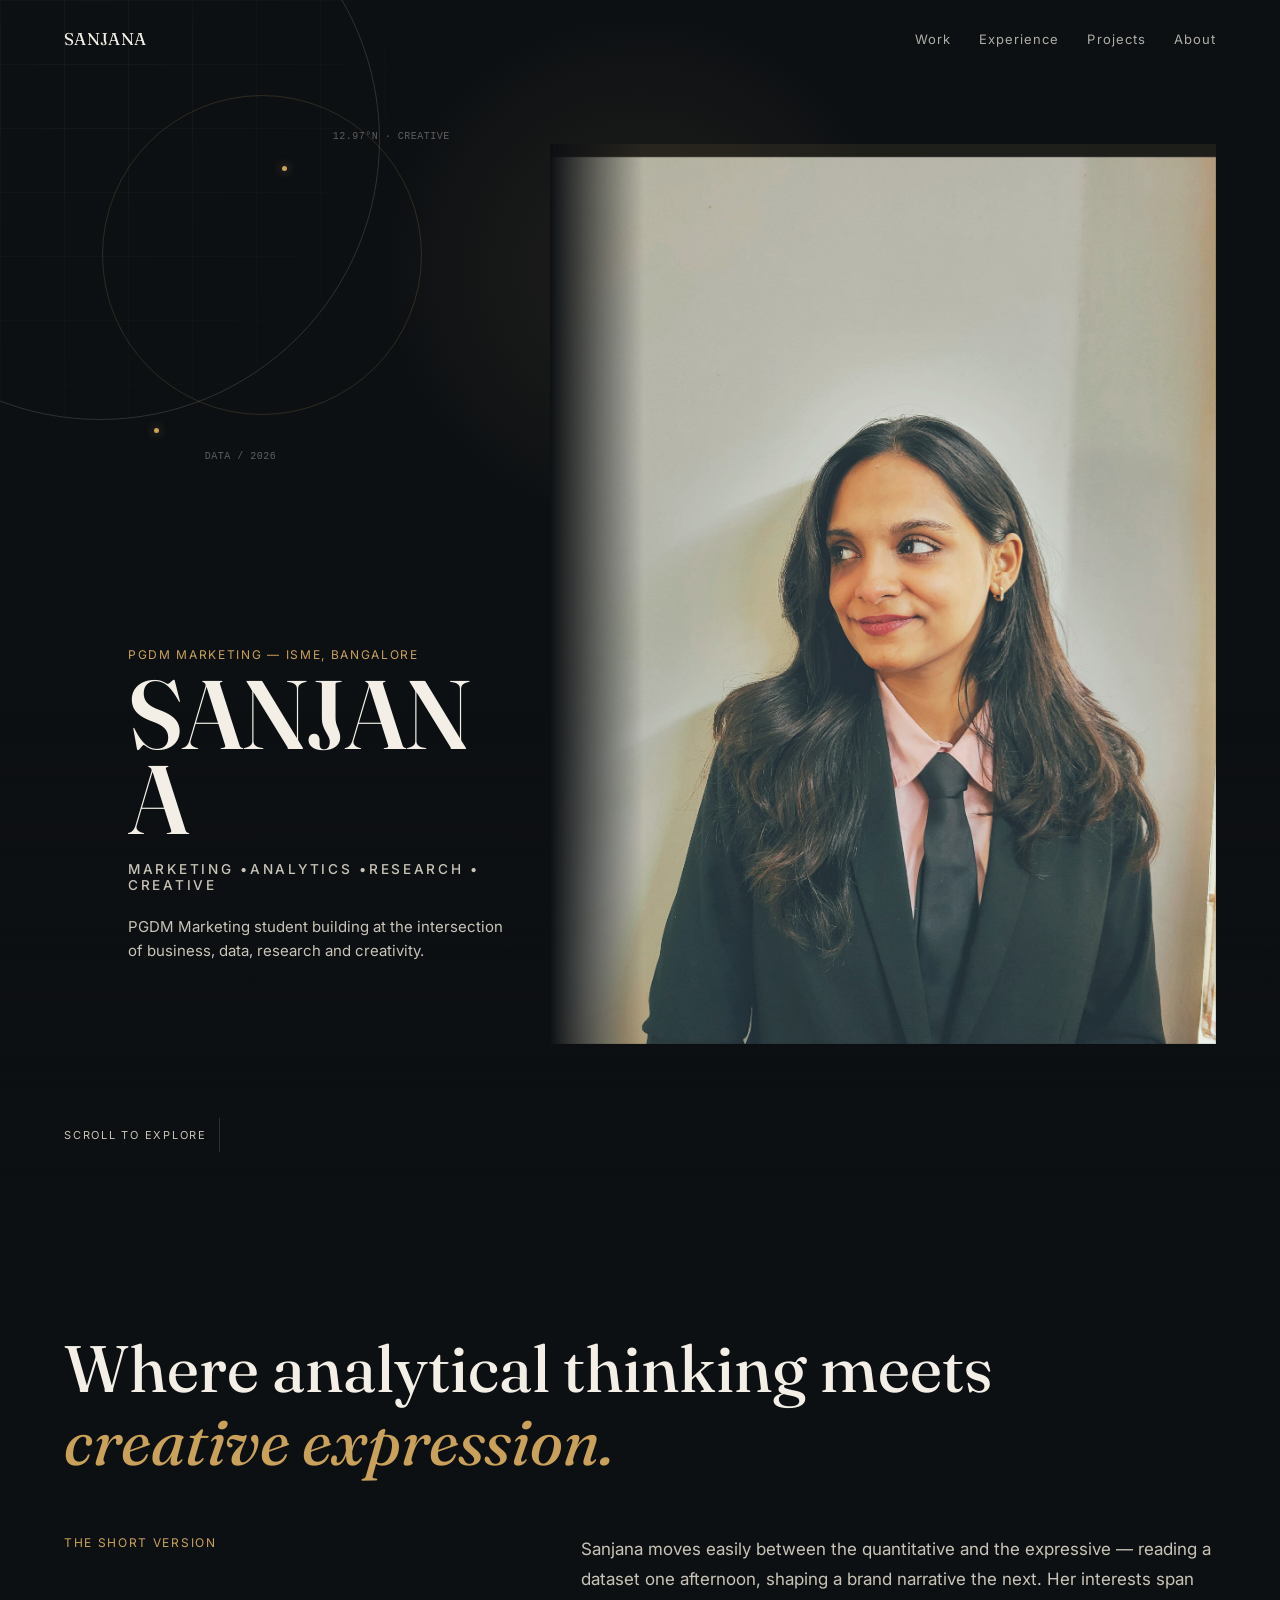
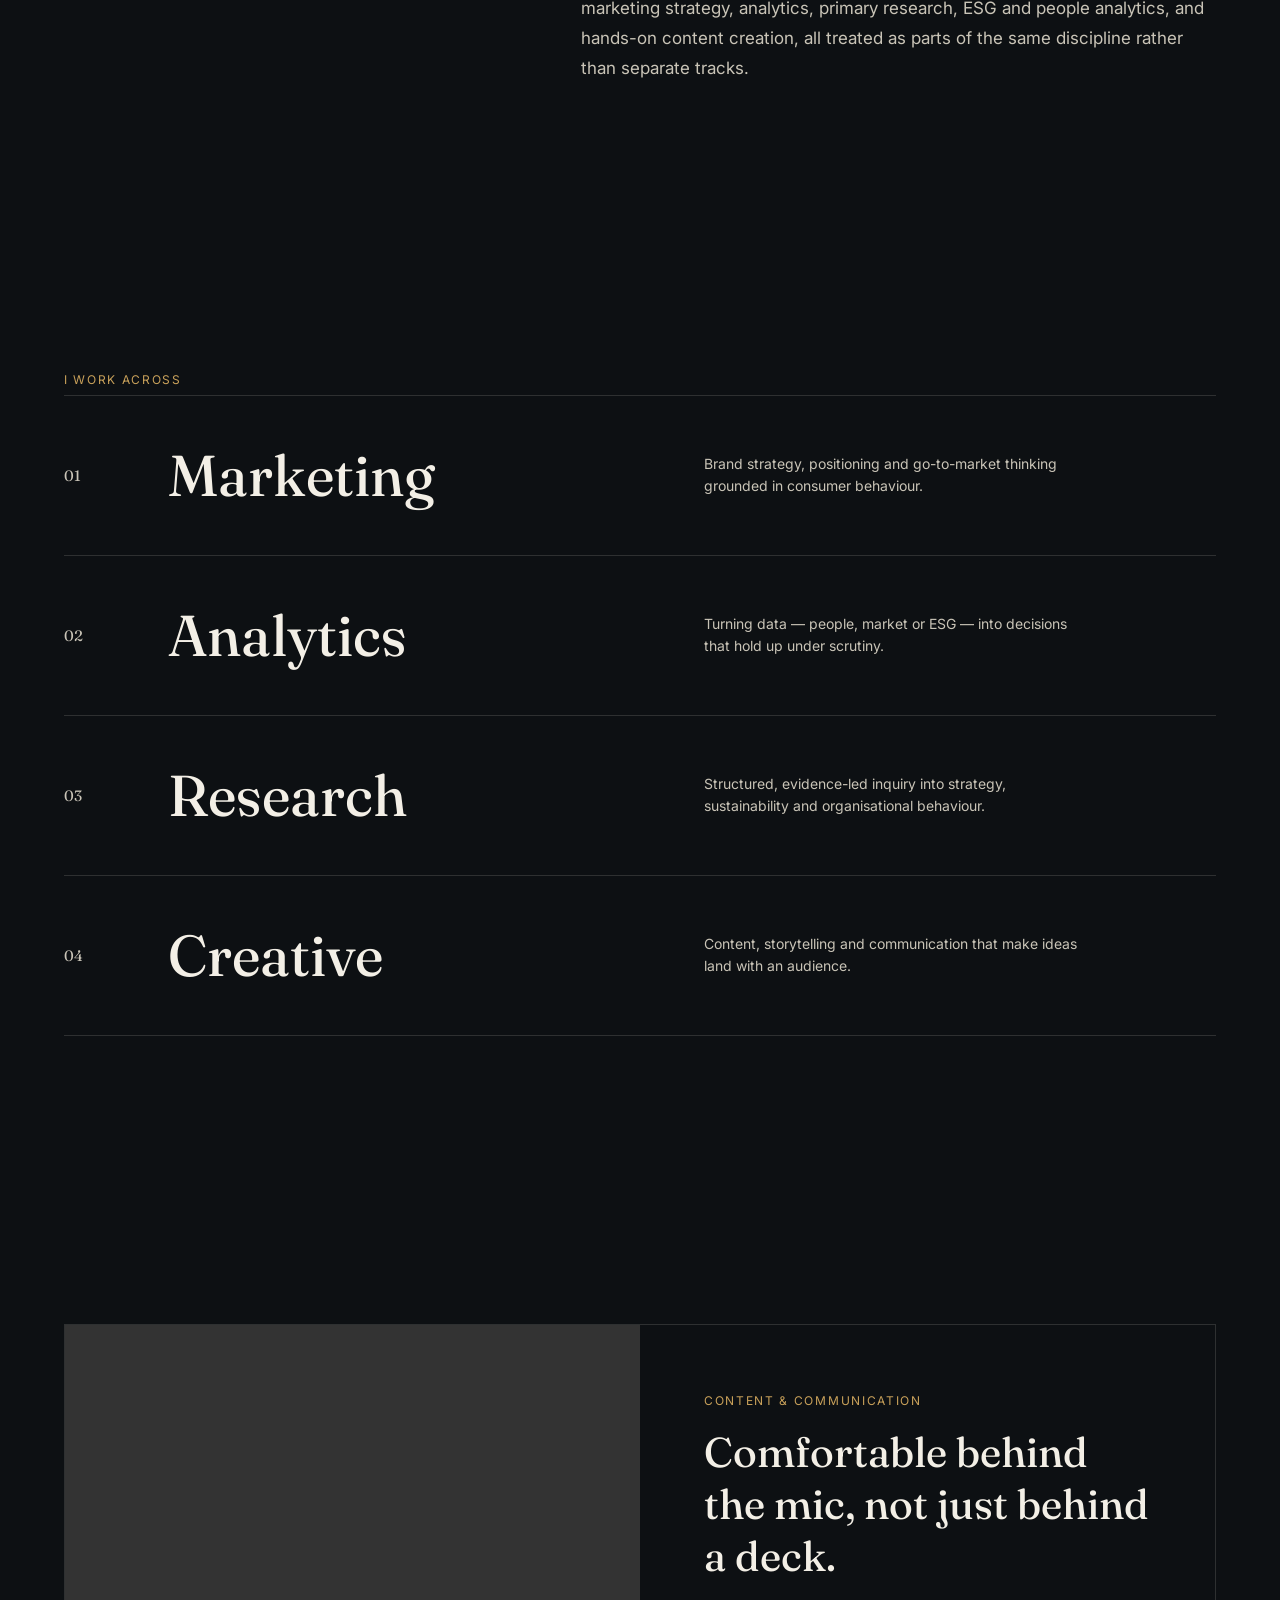
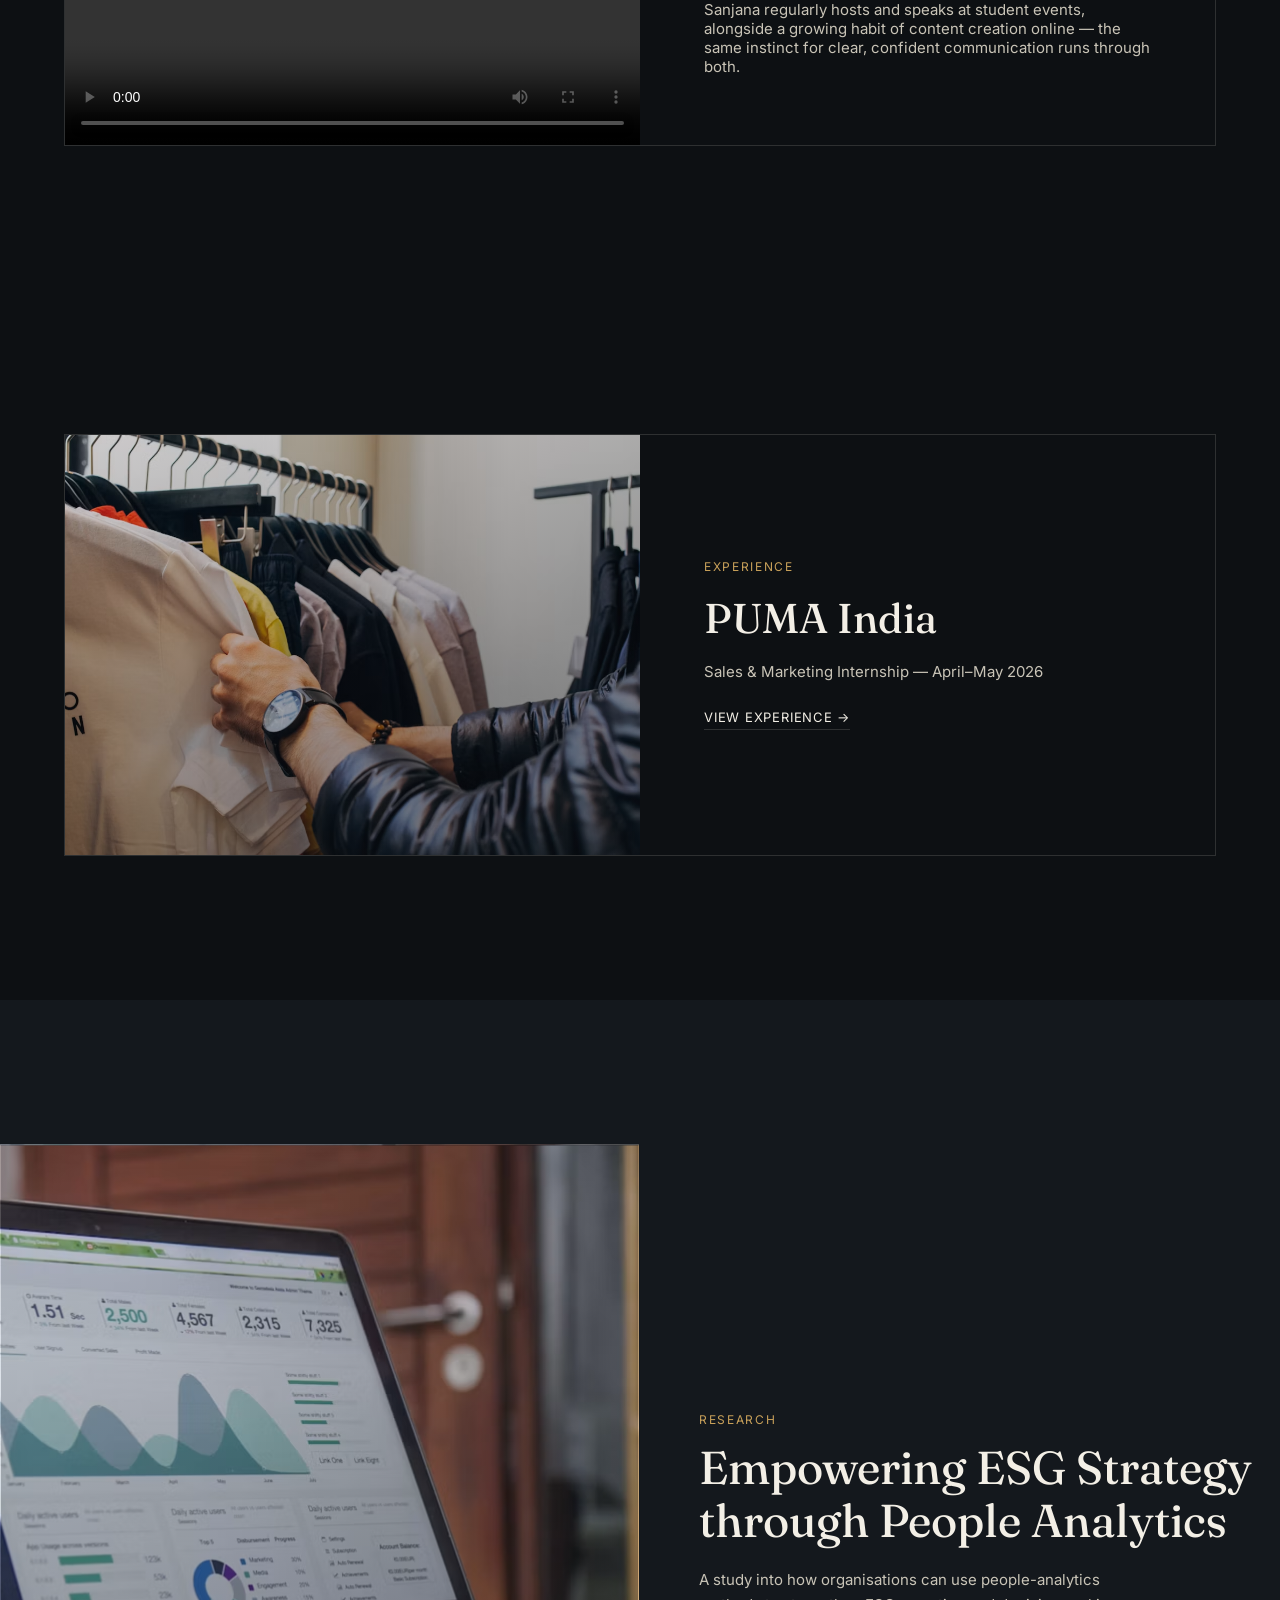
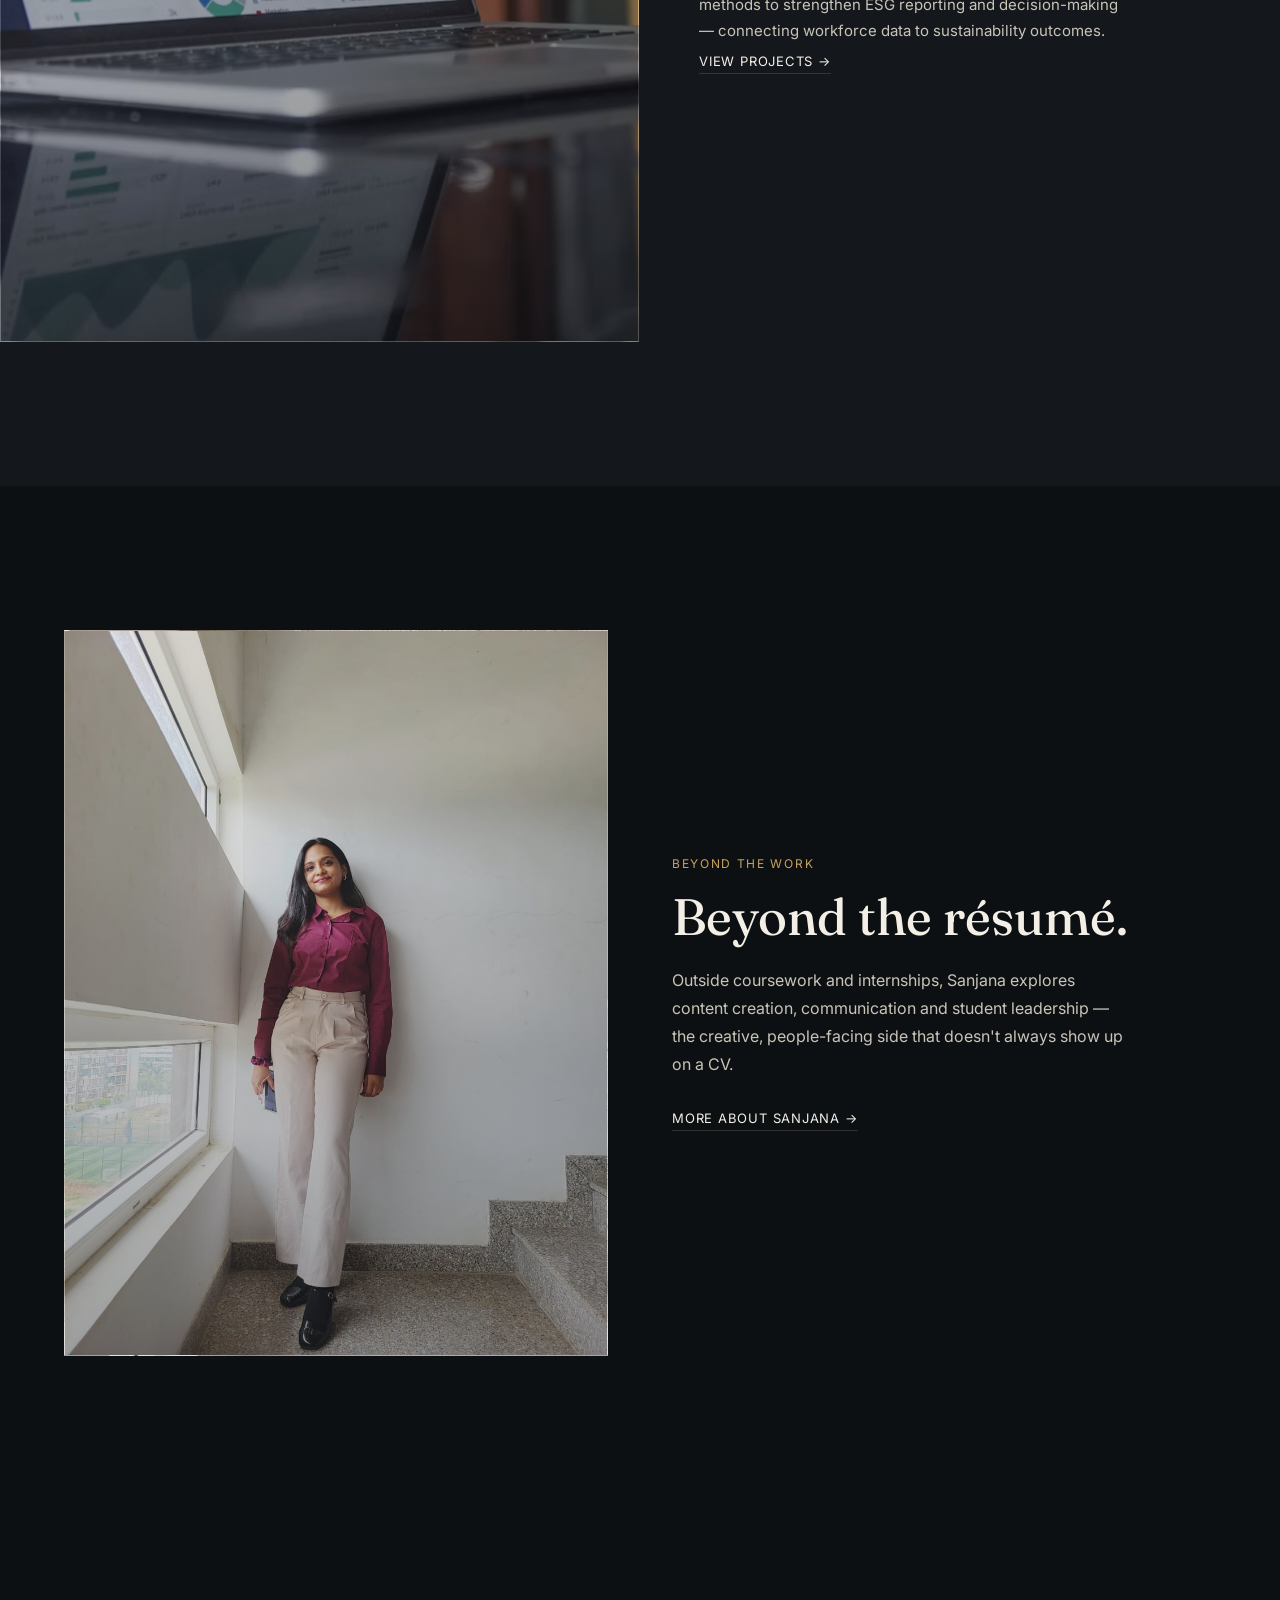
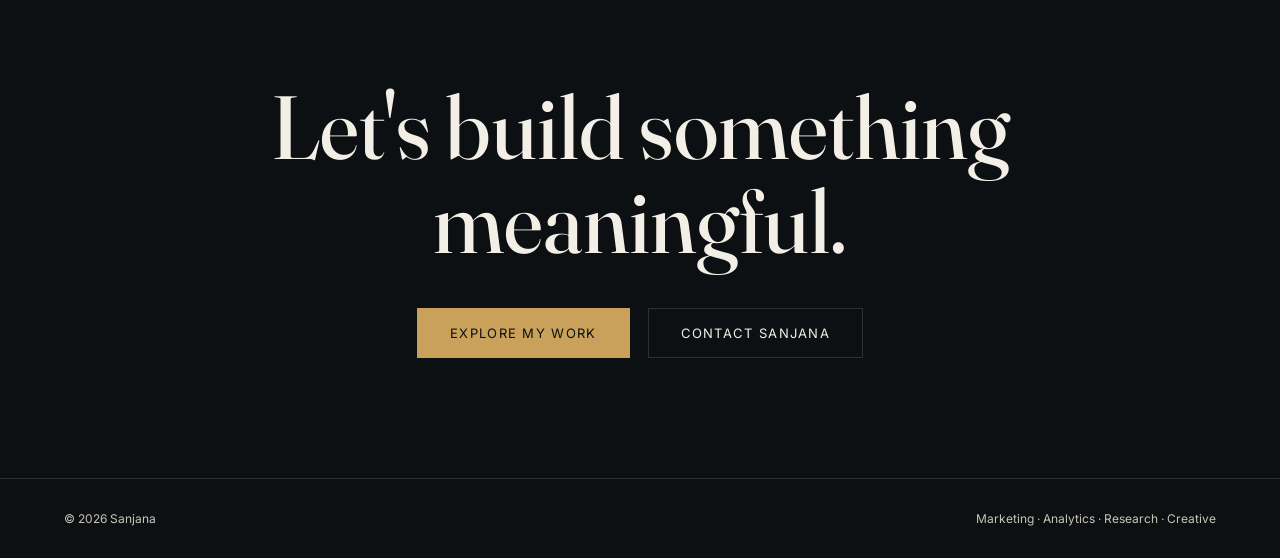
<file: SANJANA-PORTFOLIO/index.html>
<!DOCTYPE html>
<html lang="en">
<head>
<meta charset="UTF-8">
<meta name="viewport" content="width=device-width, initial-scale=1, viewport-fit=cover">
<title>Sanjana — Marketing, Analytics, Research, Creative</title>
<link rel="preconnect" href="https://fonts.googleapis.com">
<link rel="preconnect" href="https://fonts.gstatic.com" crossorigin>
<link href="https://fonts.googleapis.com/css2?family=Fraunces:opsz,wght@9..144,300;9..144,450;9..144,600&family=Inter:wght@400;500;600&display=swap" rel="stylesheet">
<link rel="stylesheet" href="css/style.css">
</head>
<body>

<div class="glow" id="glow"></div>

<nav>
  <div class="mark">SANJANA</div>
  <div class="links">
    <a href="#work">Work</a>
    <a href="experience.html">Experience</a>
    <a href="projects.html">Projects</a>
    <a href="about.html">About</a>
  </div>
</nav>

<!-- ================= HERO ================= -->
<section class="hero" id="hero">
  <div class="hero-graphics">
    <div class="orbit o1"></div>
    <div class="orbit o2"></div>
    <div class="grid-lines"></div>
    <div class="dot d1"></div>
    <div class="dot d2"></div>
    <div class="coord c1">12.97°N · CREATIVE</div>
    <div class="coord c2">DATA / 2026</div>
  </div>
  <div class="hero-scrim"></div>

  <div class="hero-inner">
    <div class="hero-content">
      <div class="hero-loc">PGDM MARKETING — ISME, BANGALORE</div>
      <h1 class="name" id="nameHeading"></h1>
      <div class="role-line" id="roleLine"></div>
      <p class="intro">PGDM Marketing student building at the intersection of business, data, research and creativity.</p>
    </div>
    <div class="hero-photo-wrap" id="heroPhotoWrap">
      <img class="hero-photo" id="heroPhoto" src="assets/images/sanjana-hero.jpeg" alt="Sanjana">
    </div>
  </div>

  <div class="scroll-ind"><span>SCROLL TO EXPLORE</span><div class="line"></div></div>
</section>

<!-- ================= STORY ================= -->
<section class="reveal">
  <p class="statement">Where analytical thinking meets <em>creative expression.</em></p>
  <div class="story-body">
    <div class="story-label">THE SHORT VERSION</div>
    <p class="story-text">
      Sanjana moves easily between the quantitative and the expressive — reading a dataset one afternoon,
      shaping a brand narrative the next. Her interests span marketing strategy, analytics, primary research,
      ESG and people analytics, and hands-on content creation, all treated as parts of the same discipline
      rather than separate tracks.
    </p>
  </div>
</section>

<!-- ================= I WORK ACROSS ================= -->
<section id="work">
  <div class="work-head reveal">I WORK ACROSS</div>

  <div class="work-row reveal">
    <div class="work-num">01</div>
    <div class="work-title">Marketing</div>
    <div class="work-desc">Brand strategy, positioning and go-to-market thinking grounded in consumer behaviour.</div>
    <div class="work-peek" style="background-image:url('assets/images/Marketing.webp');"></div>
  </div>
  <div class="work-row reveal">
    <div class="work-num">02</div>
    <div class="work-title">Analytics</div>
    <div class="work-desc">Turning data — people, market or ESG — into decisions that hold up under scrutiny.</div>
    <div class="work-peek" style="background-image:url('assets/images/datavis.avif');"></div>
  </div>
  <div class="work-row reveal">
    <div class="work-num">03</div>
    <div class="work-title">Research</div>
    <div class="work-desc">Structured, evidence-led inquiry into strategy, sustainability and organisational behaviour.</div>
    <div class="work-peek" style="background-image:url('assets/images/powerbi.avif');"></div>
  </div>
  <div class="work-row reveal">
    <div class="work-num">04</div>
    <div class="work-title">Creative</div>
    <div class="work-desc">Content, storytelling and communication that make ideas land with an audience.</div>
    <div class="work-peek" style="background-image:url('assets/images/sanjana-portrait.jpeg'); background-position:center top;"></div>
  </div>
</section>

<!-- ================= CONTENT & COMMUNICATION ================= -->
<section class="reveal">
  <div class="split">
    <div class="split-media media-video">
      <video src="assets/video/speech-01.mp4#t=8" controls preload="metadata" playsinline></video>
    </div>
    <div class="split-info">
      <div class="eyebrow">CONTENT &amp; COMMUNICATION</div>
      <h3>Comfortable behind the mic, not just behind a deck.</h3>
      <p class="meta">Sanjana regularly hosts and speaks at student events, alongside a growing habit of
      content creation online — the same instinct for clear, confident communication runs through both.</p>
    </div>
  </div>
</section>

<!-- ================= EXPERIENCE PREVIEW ================= -->
<section>
  <div class="split reveal">
    <div class="split-media" style="background-image:url('assets/images/puma.avif');"></div>
    <div class="split-info">
      <div class="eyebrow">EXPERIENCE</div>
      <h3>PUMA India</h3>
      <p class="meta">Sales &amp; Marketing Internship — April–May 2026</p>
      <a class="cta-link" href="experience.html">VIEW EXPERIENCE →</a>
    </div>
  </div>
</section>

<!-- ================= PROJECT PREVIEW ================= -->
<section class="project reveal">
  <div class="project-visual" style="background-image:url('assets/images/powerbi.avif');"></div>
  <div>
    <div class="eyebrow">RESEARCH</div>
    <h3>Empowering ESG Strategy through People Analytics</h3>
    <p>A study into how organisations can use people-analytics methods to strengthen ESG reporting and decision-making — connecting workforce data to sustainability outcomes.</p>
    <a class="cta-link" href="projects.html">VIEW PROJECTS →</a>
  </div>
</section>

<!-- ================= PERSONALITY ================= -->
<section class="personality reveal">
  <div class="personality-media" style="background-image:url('assets/images/sanjana-portrait.jpeg');"></div>
  <div>
    <div class="eyebrow" style="margin-bottom:14px;">BEYOND THE WORK</div>
    <h3>Beyond the résumé.</h3>
    <p>Outside coursework and internships, Sanjana explores content creation, communication and student leadership — the creative, people-facing side that doesn't always show up on a CV.</p>
    <a class="cta-link" href="about.html">MORE ABOUT SANJANA →</a>
  </div>
</section>

<!-- ================= FINAL CTA ================= -->
<section class="final reveal">
  <h2>Let's build something meaningful.</h2>
  <div class="btn-row">
    <a class="btn primary" href="#work">EXPLORE MY WORK</a>
    <a class="btn ghost" href="contact.html">CONTACT SANJANA</a>
  </div>
</section>

<footer>
  <span>© 2026 Sanjana</span>
  <span>Marketing · Analytics · Research · Creative</span>
</footer>

<script src="js/script.js"></script>
</body>
</html>
</file>
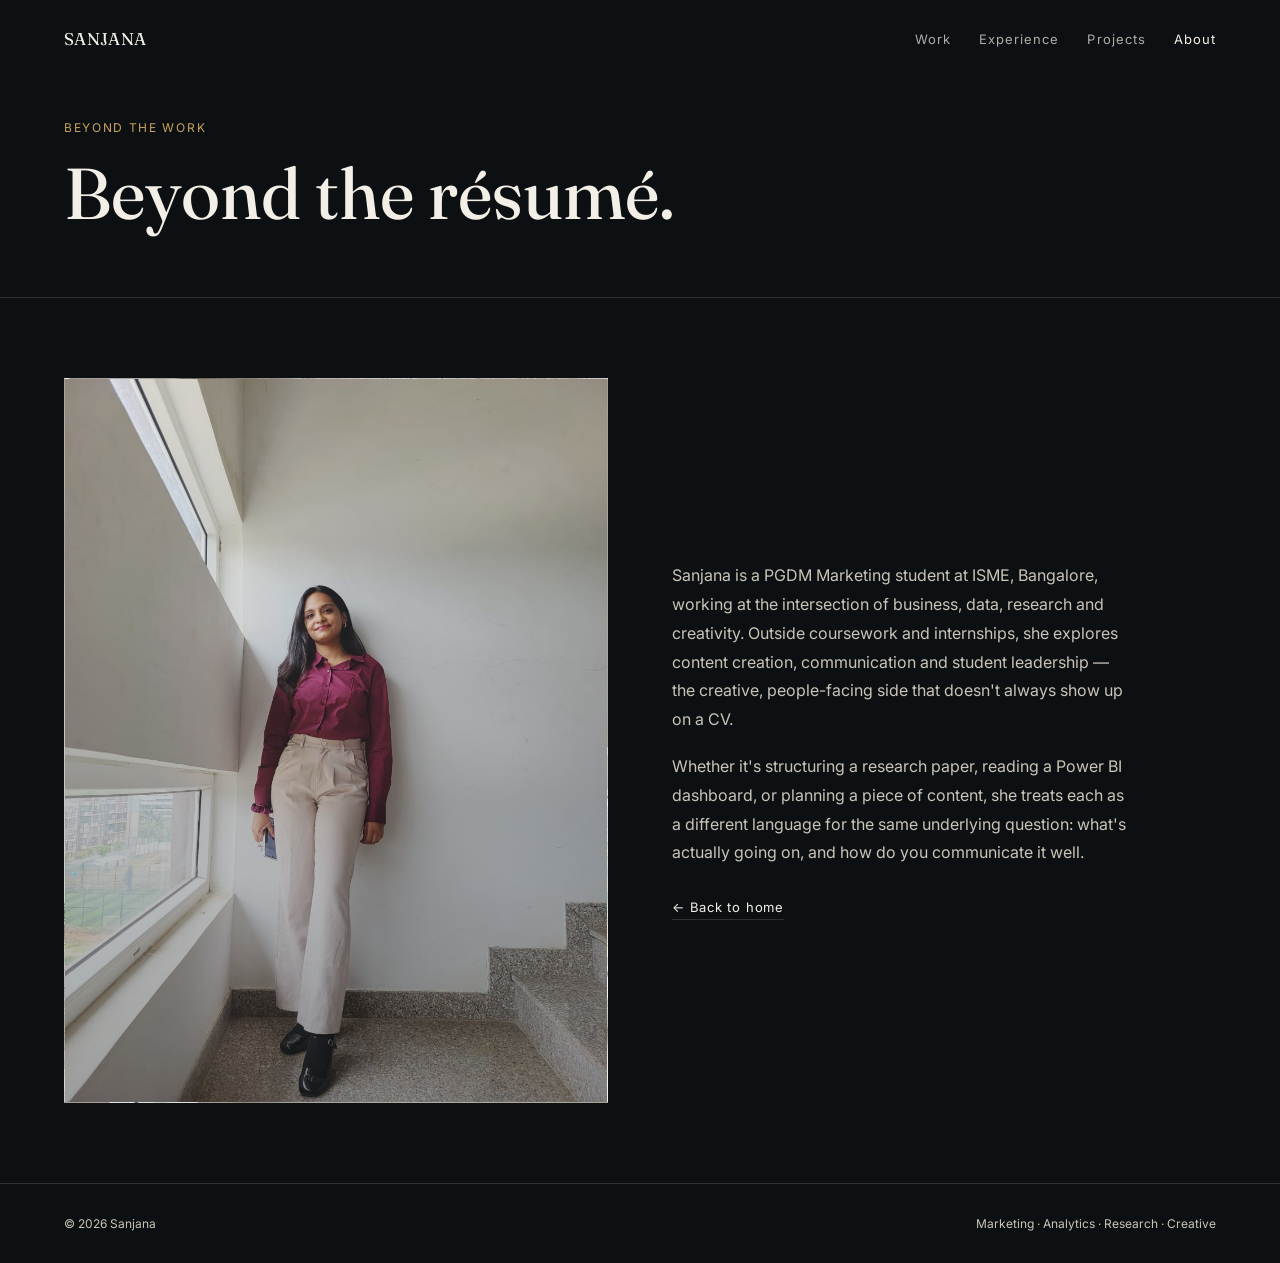
<file: SANJANA-PORTFOLIO/about.html>
<!DOCTYPE html>
<html lang="en">
<head>
<meta charset="UTF-8">
<meta name="viewport" content="width=device-width, initial-scale=1, viewport-fit=cover">
<title>About — Sanjana</title>
<link rel="preconnect" href="https://fonts.googleapis.com">
<link rel="preconnect" href="https://fonts.gstatic.com" crossorigin>
<link href="https://fonts.googleapis.com/css2?family=Fraunces:opsz,wght@9..144,300;9..144,450;9..144,600&family=Inter:wght@400;500;600&display=swap" rel="stylesheet">
<link rel="stylesheet" href="css/style.css">
</head>
<body>
<nav>
  <div class="mark"><a href="index.html">SANJANA</a></div>
  <div class="links">
    <a href="index.html#work">Work</a>
    <a href="experience.html">Experience</a>
    <a href="projects.html">Projects</a>
    <a href="about.html" class="active">About</a>
  </div>
</nav>

<div class="page-hero">
  <div class="eyebrow">BEYOND THE WORK</div>
  <h1>Beyond the résumé.</h1>
</div>

<div class="personality" style="padding:80px 5vw;">
  <div class="personality-media" style="background-image:url('assets/images/sanjana-portrait.jpeg');"></div>
  <div>
    <p style="color:var(--parchment-dim); font-size:16px; line-height:1.8; max-width:46ch; margin-bottom:18px;">
      Sanjana is a PGDM Marketing student at ISME, Bangalore, working at the intersection of business,
      data, research and creativity. Outside coursework and internships, she explores content creation,
      communication and student leadership — the creative, people-facing side that doesn't always show
      up on a CV.
    </p>
    <p style="color:var(--parchment-dim); font-size:16px; line-height:1.8; max-width:46ch;">
      Whether it's structuring a research paper, reading a Power BI dashboard, or planning a piece of
      content, she treats each as a different language for the same underlying question: what's actually
      going on, and how do you communicate it well.
    </p>
    <a class="back-link" href="index.html">← Back to home</a>
  </div>
</div>

<footer>
  <span>© 2026 Sanjana</span>
  <span>Marketing · Analytics · Research · Creative</span>
</footer>
<script src="js/script.js"></script>
</body>
</html>
</file>
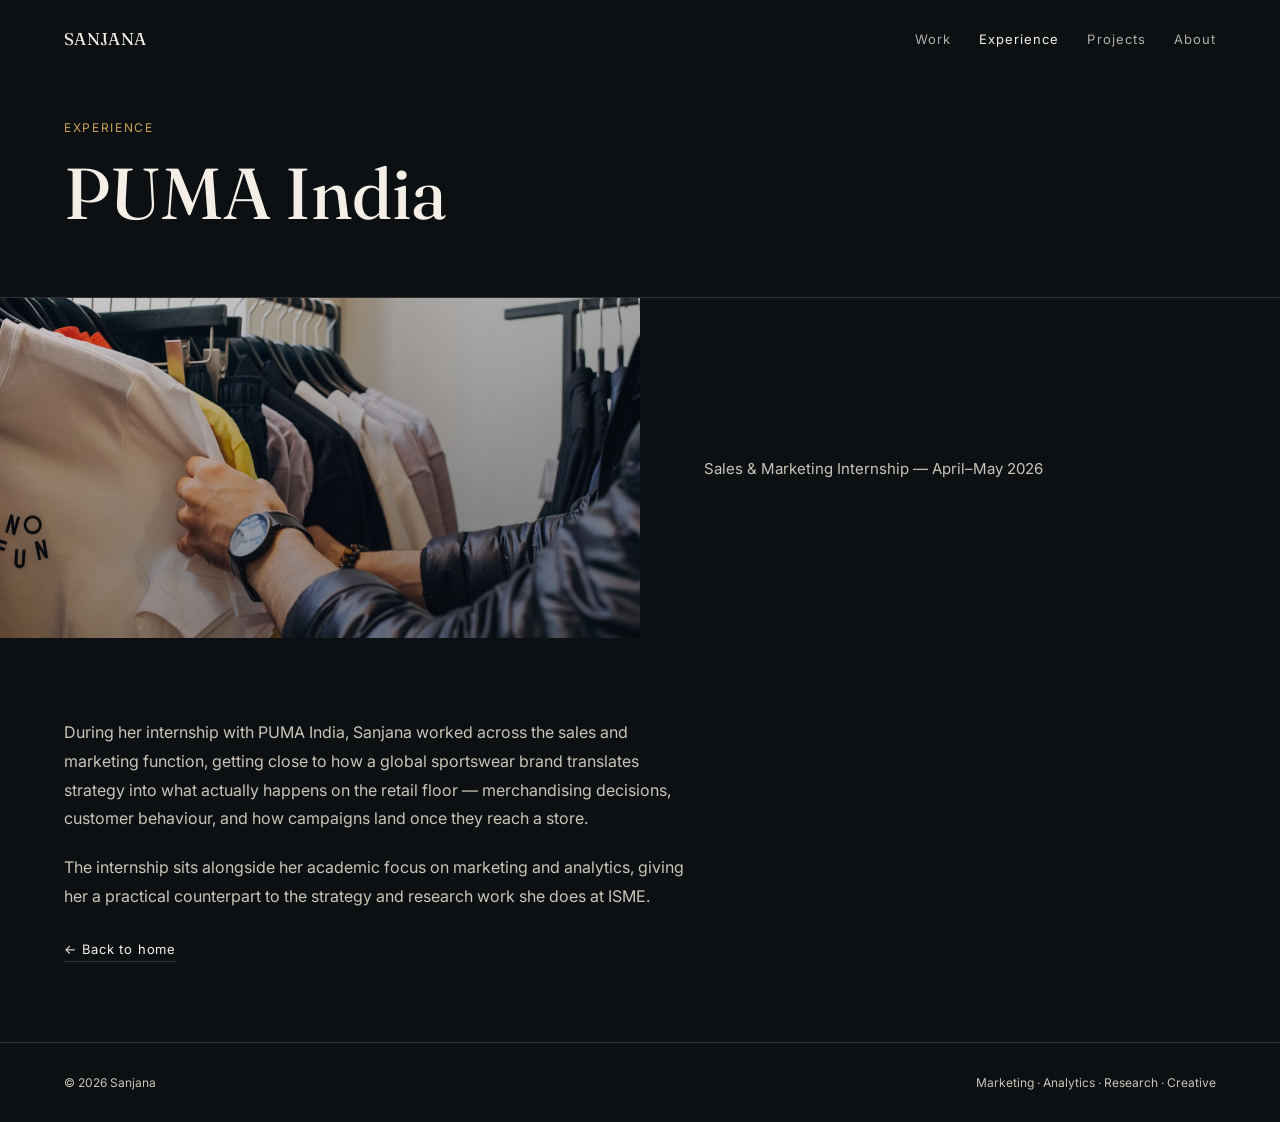
<file: SANJANA-PORTFOLIO/experience.html>
<!DOCTYPE html>
<html lang="en">
<head>
<meta charset="UTF-8">
<meta name="viewport" content="width=device-width, initial-scale=1, viewport-fit=cover">
<title>Experience — Sanjana</title>
<link rel="preconnect" href="https://fonts.googleapis.com">
<link rel="preconnect" href="https://fonts.gstatic.com" crossorigin>
<link href="https://fonts.googleapis.com/css2?family=Fraunces:opsz,wght@9..144,300;9..144,450;9..144,600&family=Inter:wght@400;500;600&display=swap" rel="stylesheet">
<link rel="stylesheet" href="css/style.css">
</head>
<body>
<nav>
  <div class="mark"><a href="index.html">SANJANA</a></div>
  <div class="links">
    <a href="index.html#work">Work</a>
    <a href="experience.html" class="active">Experience</a>
    <a href="projects.html">Projects</a>
    <a href="about.html">About</a>
  </div>
</nav>

<div class="page-hero">
  <div class="eyebrow">EXPERIENCE</div>
  <h1>PUMA India</h1>
</div>

<div class="split" style="border:none;">
  <div class="split-media" style="background-image:url('assets/images/puma.avif'); min-height:340px;"></div>
  <div class="split-info">
    <p class="meta">Sales &amp; Marketing Internship — April–May 2026</p>
  </div>
</div>

<div class="page-body">
  <p>During her internship with PUMA India, Sanjana worked across the sales and marketing function, getting
  close to how a global sportswear brand translates strategy into what actually happens on the retail floor —
  merchandising decisions, customer behaviour, and how campaigns land once they reach a store.</p>
  <p>The internship sits alongside her academic focus on marketing and analytics, giving her a practical
  counterpart to the strategy and research work she does at ISME.</p>
  <a class="back-link" href="index.html">← Back to home</a>
</div>

<footer>
  <span>© 2026 Sanjana</span>
  <span>Marketing · Analytics · Research · Creative</span>
</footer>
<script src="js/script.js"></script>
</body>
</html>
</file>
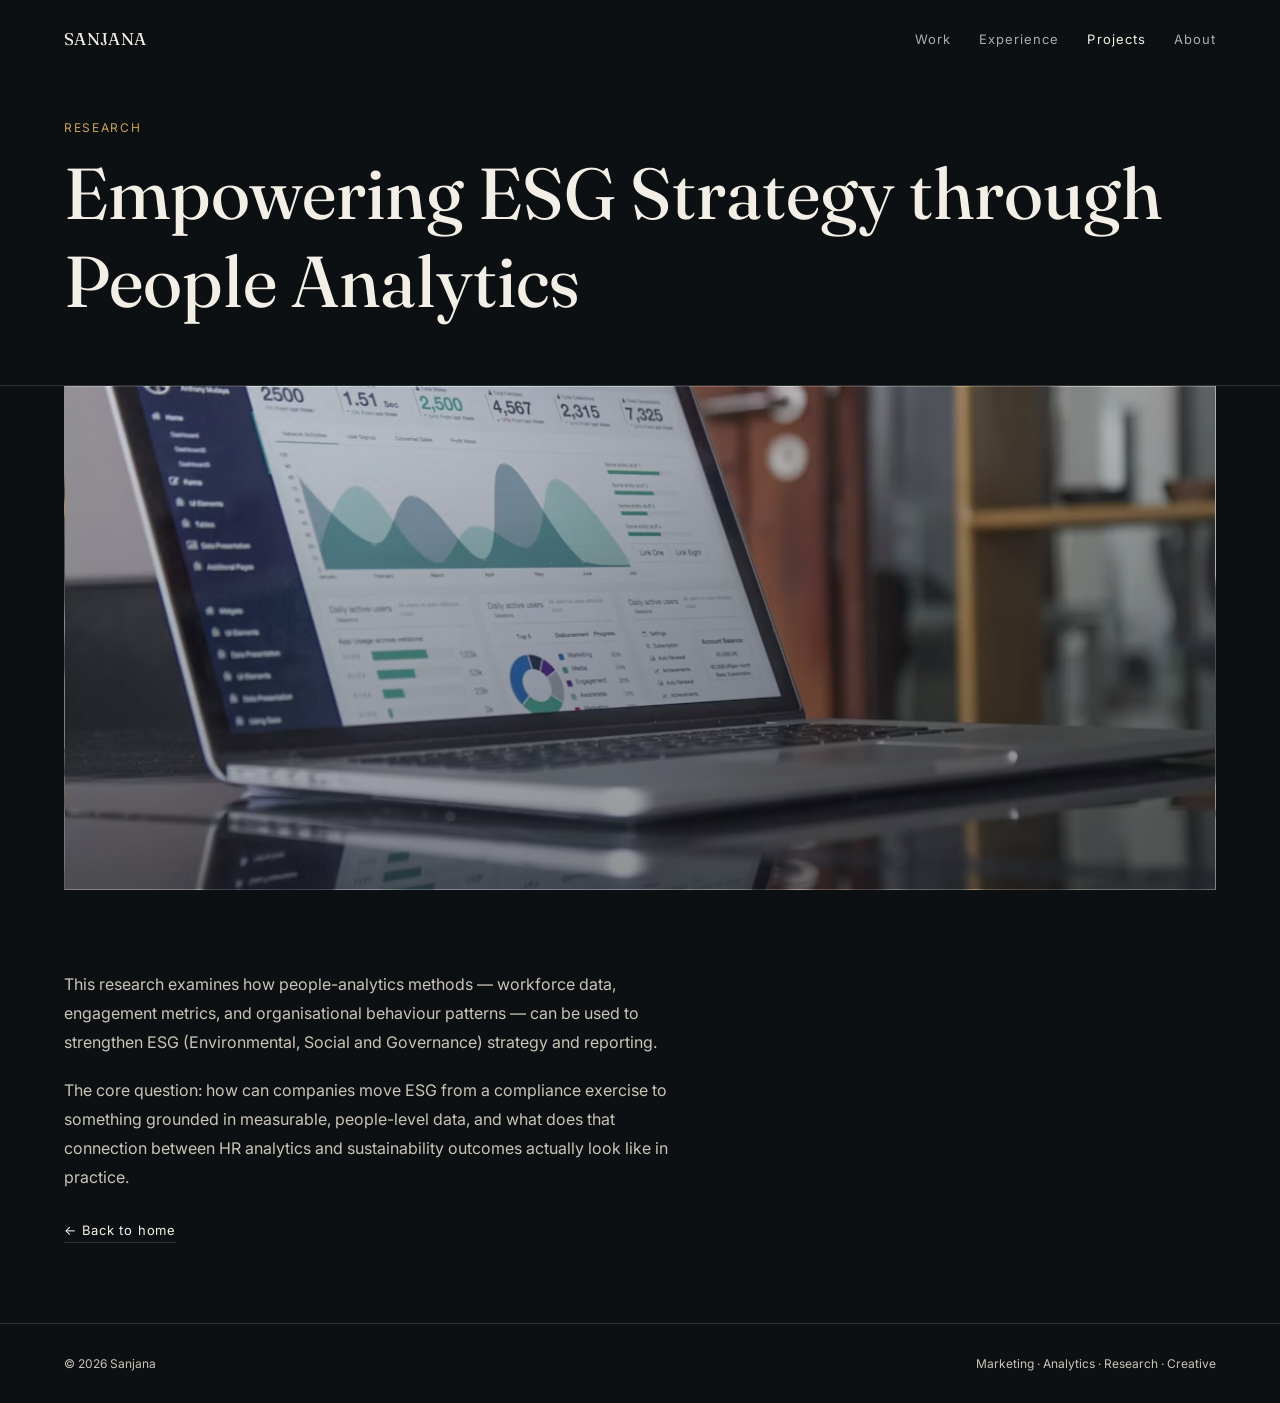
<file: SANJANA-PORTFOLIO/projects.html>
<!DOCTYPE html>
<html lang="en">
<head>
<meta charset="UTF-8">
<meta name="viewport" content="width=device-width, initial-scale=1, viewport-fit=cover">
<title>Projects — Sanjana</title>
<link rel="preconnect" href="https://fonts.googleapis.com">
<link rel="preconnect" href="https://fonts.gstatic.com" crossorigin>
<link href="https://fonts.googleapis.com/css2?family=Fraunces:opsz,wght@9..144,300;9..144,450;9..144,600&family=Inter:wght@400;500;600&display=swap" rel="stylesheet">
<link rel="stylesheet" href="css/style.css">
</head>
<body>
<nav>
  <div class="mark"><a href="index.html">SANJANA</a></div>
  <div class="links">
    <a href="index.html#work">Work</a>
    <a href="experience.html">Experience</a>
    <a href="projects.html" class="active">Projects</a>
    <a href="about.html">About</a>
  </div>
</nav>

<div class="page-hero">
  <div class="eyebrow">RESEARCH</div>
  <h1>Empowering ESG Strategy through People Analytics</h1>
</div>

<div class="project-visual" style="margin:0 5vw; aspect-ratio:16/7; background-image:url('assets/images/powerbi.avif'); border:1px solid var(--line);"></div>

<div class="page-body">
  <p>This research examines how people-analytics methods — workforce data, engagement metrics, and
  organisational behaviour patterns — can be used to strengthen ESG (Environmental, Social and Governance)
  strategy and reporting.</p>
  <p>The core question: how can companies move ESG from a compliance exercise to something grounded in
  measurable, people-level data, and what does that connection between HR analytics and sustainability
  outcomes actually look like in practice.</p>
  <a class="back-link" href="index.html">← Back to home</a>
</div>

<footer>
  <span>© 2026 Sanjana</span>
  <span>Marketing · Analytics · Research · Creative</span>
</footer>
<script src="js/script.js"></script>
</body>
</html>
</file>
<file: SANJANA-PORTFOLIO/css/style.css>
:root{
  --ink:#0d1013;
  --ink-2:#14181d;
  --parchment:#f3efe6;
  --parchment-dim:#c9c4b7;
  --brass:#c9a15a;
  --teal:#4d7c7c;
  --line: rgba(243,239,230,0.14);
  --serif: 'Fraunces', serif;
  --sans: 'Inter', -apple-system, sans-serif;
}
*{box-sizing:border-box; margin:0; padding:0;}
html{scroll-behavior:smooth; scroll-padding-top:env(safe-area-inset-top,0px);}
body{
  background:var(--ink); color:var(--parchment); font-family:var(--sans);
  overflow-x:hidden;
  padding-top:env(safe-area-inset-top,0px);
  padding-bottom:env(safe-area-inset-bottom,0px);
}
::selection{ background:var(--brass); color:var(--ink); }
a{color:inherit; text-decoration:none;}
img{ max-width:100%; display:block; }

/* ---------- cursor glow ---------- */
.glow{
  position:fixed; width:520px; height:520px; border-radius:50%;
  pointer-events:none; z-index:2; mix-blend-mode:screen;
  background:radial-gradient(circle, rgba(201,161,90,0.10) 0%, rgba(201,161,90,0) 70%);
  transform:translate(-50%,-50%); left:50%; top:30%;
  transition:left .5s ease-out, top .5s ease-out;
}

/* ---------- nav ---------- */
nav{
  position:fixed; top:0; left:0; right:0; z-index:50;
  display:flex; justify-content:space-between; align-items:center;
  padding:28px 5vw; padding-top:calc(28px + env(safe-area-inset-top,0px));
  font-size:13px; letter-spacing:0.08em;
}
nav .mark{ font-family:var(--serif); font-size:17px; letter-spacing:0.02em;}
nav .links{ display:flex; gap:28px; }
nav .links a{ opacity:0.7; transition:opacity .25s; }
nav .links a:hover, nav .links a.active{ opacity:1; }

/* ---------- hero ---------- */
/* Editorial split: full, uncropped photo held in its own column on the right;
   text in the remaining space on the left. Nothing about the photo is cut off. */
.hero{
  position:relative; min-height:100svh; overflow:hidden;
}
.hero-inner{
  position:relative; z-index:3; min-height:100svh;
  display:flex; align-items:flex-end;
}
.hero-content{ position:relative; z-index:4; flex:1 1 auto; min-width:0; padding:0 3vw 9vh 5vw; }
.hero-photo-wrap{
  position:relative; flex:0 0 auto; height:100svh; align-self:stretch;
  display:flex; align-items:flex-end; justify-content:flex-end;
  overflow:hidden;
}
.hero-photo{
  height:104%; width:auto; max-width:52vw; object-fit:contain; object-position:bottom;
  display:block; will-change:transform; transform:scale(1.0);
}
/* color grade to tie the photo into the brass/teal palette, and a soft edge
   fade so the frame blends into the page instead of reading as a cut-out card */
.hero-photo-wrap::after{
  content:""; position:absolute; inset:0; pointer-events:none;
  background:linear-gradient(160deg, rgba(201,161,90,0.10), rgba(77,124,124,0.12));
  mix-blend-mode:overlay;
}
.hero-photo-wrap::before{
  content:""; position:absolute; inset:0; pointer-events:none; z-index:2;
  background:linear-gradient(90deg, var(--ink) 0%, rgba(13,16,19,0) 14%);
}
.hero-scrim{
  position:absolute; inset:0; z-index:2; pointer-events:none;
  background:linear-gradient(0deg, var(--ink) 0%, rgba(13,16,19,0.25) 22%, rgba(13,16,19,0) 40%);
}
@media (max-width:860px){
  .hero-inner{ display:block; }
  .hero-photo-wrap{
    position:absolute; inset:0; height:100%; width:100%; justify-content:center;
  }
  .hero-photo{ height:100%; width:100%; max-width:none; object-fit:cover; object-position:center 18%; }
  .hero-photo-wrap::before{ display:none; }
  .hero-scrim{ background:linear-gradient(0deg, var(--ink) 4%, rgba(13,16,19,0.6) 42%, rgba(13,16,19,0.1) 62%, rgba(13,16,19,0.5) 100%); }
  .hero-content{ position:relative; z-index:4; padding:0 6vw 9vh; width:100%; }
}

/* floating graphic elements — kept in the text's negative space so they never
   compete with the photograph */
.hero-graphics{ position:absolute; inset:0; z-index:1; pointer-events:none; }
.orbit{ position:absolute; border:1px solid var(--line); border-radius:50%; }
.o1{ width:560px; height:560px; top:-140px; left:-180px; animation:spin 90s linear infinite; }
.o2{ width:320px; height:320px; top:8%; left:8%; border-color:rgba(201,161,90,0.18); animation:spin 60s linear infinite reverse; }
.dot{ position:absolute; width:5px; height:5px; border-radius:50%; background:var(--brass); box-shadow:0 0 10px rgba(201,161,90,0.6);}
.d1{ top:14%; left:22%; animation:pulse 4s ease-in-out infinite; }
.d2{ top:36%; left:12%; animation:pulse 4s ease-in-out infinite 1.3s; }
.coord{ position:absolute; font-family:monospace; font-size:10px; letter-spacing:0.05em; color:rgba(243,239,230,0.35); }
.c1{ top:11%; left:26%; } .c2{ top:38%; left:16%; }
.grid-lines{
  position:absolute; top:0; left:0; width:38vw; height:60vh;
  background-image:
    linear-gradient(var(--line) 1px, transparent 1px),
    linear-gradient(90deg, var(--line) 1px, transparent 1px);
  background-size:64px 64px; opacity:0.25;
  mask-image:radial-gradient(ellipse at 20% 15%, black 0%, transparent 70%);
}
@media (max-width:860px){ .orbit, .grid-lines, .coord{ display:none; } }
@keyframes spin{ to{ transform:rotate(360deg); } }
@keyframes pulse{ 0%,100%{ opacity:0.4; transform:scale(1);} 50%{ opacity:1; transform:scale(1.6);} }

.hero-loc{ font-size:12px; letter-spacing:0.14em; color:var(--brass); opacity:0; animation:riseIn .8s ease forwards; animation-delay:.15s; }
h1.name{
  font-family:var(--serif); font-weight:600; font-size:clamp(3.2rem, 7.6vw, 7.8rem);
  line-height:0.88; letter-spacing:-0.01em; margin:10px 0 18px; overflow:hidden;
}
h1.name span{ display:inline-block; opacity:0; transform:translateY(100%); animation:riseIn .9s cubic-bezier(.2,.8,.2,1) forwards; }
.role-line{ font-size:clamp(0.68rem, 1.3vw, 0.85rem); letter-spacing:0.2em; font-weight:500; display:flex; flex-wrap:wrap; color:var(--parchment-dim); margin-bottom:22px; }
.role-line span{ opacity:0; animation:fadeUp .6s ease forwards; }
.intro{ max-width:400px; font-size:15px; line-height:1.6; color:var(--parchment-dim); opacity:0; animation:fadeUp .8s ease forwards; animation-delay:1.1s; }
@keyframes riseIn{ to{ opacity:1; transform:translateY(0); } }
@keyframes fadeUp{ from{ opacity:0; transform:translateY(14px);} to{ opacity:1; transform:translateY(0);} }

.scroll-ind{ position:absolute; bottom:36px; left:5vw; z-index:4; display:flex; align-items:center; gap:12px; font-size:11px; letter-spacing:0.16em; color:var(--parchment-dim); opacity:0; animation:fadeUp .8s ease forwards; animation-delay:1.6s; }
.scroll-ind .line{ width:1px; height:34px; background:var(--line); position:relative; overflow:hidden; }
.scroll-ind .line::after{ content:""; position:absolute; top:-34px; left:0; width:100%; height:100%; background:var(--brass); animation:travel 2.2s ease-in-out infinite; }
@keyframes travel{ 0%{ top:-34px; } 100%{ top:34px; } }

/* ---------- reveal utility ---------- */
.reveal{ opacity:0; transform:translateY(28px); transition:opacity .9s ease, transform .9s ease; }
.reveal.in{ opacity:1; transform:translateY(0); }

section{ position:relative; padding:min(16vh,150px) 5vw; }

/* ---------- story / statement ---------- */
.statement{ font-family:var(--serif); font-weight:450; font-size:clamp(2rem, 5.4vw, 4.1rem); line-height:1.12; max-width:1100px; }
.statement em{ font-style:italic; color:var(--brass); }
.story-body{ margin-top:56px; display:grid; grid-template-columns:1fr 1.4fr; gap:64px; align-items:start; }
.story-label{ font-size:12px; letter-spacing:0.14em; color:var(--brass); }
.story-text{ font-size:17px; line-height:1.75; color:var(--parchment-dim); max-width:60ch; }

/* ---------- I WORK ACROSS ---------- */
.work-head{ font-size:12px; letter-spacing:0.14em; color:var(--brass); margin-bottom:8px; }
.work-row{
  border-top:1px solid var(--line); padding:44px 0; display:grid;
  grid-template-columns:80px 1fr 1fr; gap:24px; align-items:center; cursor:pointer;
  position:relative; transition:padding .4s ease;
}
.work-row:last-child{ border-bottom:1px solid var(--line); }
.work-num{ font-family:var(--serif); font-size:15px; color:var(--parchment-dim); }
.work-title{ font-family:var(--serif); font-size:clamp(2rem,5vw,3.6rem); font-weight:450; transition:color .35s ease; }
.work-desc{ font-size:14px; color:var(--parchment-dim); max-width:42ch; line-height:1.6; }
.work-row:hover{ padding-left:18px; }
.work-row:hover .work-title{ color:var(--brass); }
.work-peek{
  position:absolute; right:5vw; top:50%; width:200px; height:140px; transform:translateY(-50%) scale(0.96);
  background-size:cover; background-position:center; opacity:0; pointer-events:none;
  transition:opacity .4s ease, transform .4s ease; border:1px solid var(--line);
}
.work-row:hover .work-peek{ opacity:1; transform:translateY(-50%) scale(1); }

/* ---------- experience preview ---------- */
.split{ display:grid; grid-template-columns:1fr 1fr; gap:0; align-items:stretch; border:1px solid var(--line); }
.split-media{ position:relative; min-height:420px; background-size:cover; background-position:center; overflow:hidden; transition:background-size 1s ease; }
.split-media::before{ content:""; position:absolute; inset:0; background:linear-gradient(160deg, rgba(13,16,19,0.15), rgba(13,16,19,0.55)); z-index:1; pointer-events:none; }
.split-media.media-video::before{ content:none; }
.split-media:not(.media-video):hover{ background-size:112%; }
.split-media video{ position:absolute; inset:0; width:100%; height:100%; object-fit:cover; background:#000; }
.split-info{ padding:64px; display:flex; flex-direction:column; justify-content:center; gap:18px; }
.eyebrow{ font-size:12px; letter-spacing:0.14em; color:var(--brass); }
.split-info h3{ font-family:var(--serif); font-size:clamp(1.8rem,3.4vw,2.6rem); font-weight:450; }
.split-info p.meta{ color:var(--parchment-dim); font-size:15px; }
.cta-link{ display:inline-flex; align-items:center; gap:8px; font-size:13px; letter-spacing:0.06em; margin-top:10px; width:fit-content; border-bottom:1px solid var(--line); padding-bottom:4px; transition:border-color .3s, color .3s, gap .3s; }
.cta-link:hover{ border-color:var(--brass); color:var(--brass); gap:14px; }

/* ---------- project teaser ---------- */
.project{ background:var(--ink-2); margin:0 -5vw; padding:min(16vh,150px) 5vw; display:grid; grid-template-columns:1.1fr 1fr; gap:60px; align-items:center; }
.project-visual{ position:relative; aspect-ratio:4/5; border:1px solid var(--line); background-size:cover; background-position:center; overflow:hidden; transition:background-size 1s ease; }
.project-visual::before{ content:""; position:absolute; inset:0; background:linear-gradient(165deg, rgba(13,16,19,0.1), rgba(13,16,19,0.55)); }
.project-visual:hover{ background-size:114%; }
.project h3{ font-family:var(--serif); font-size:clamp(1.9rem,3.6vw,3rem); font-weight:450; line-height:1.15; margin:14px 0 20px; }
.project p{ color:var(--parchment-dim); font-size:15px; line-height:1.7; max-width:48ch; }

/* ---------- personality ---------- */
.personality{ display:grid; grid-template-columns:1fr 1fr; gap:64px; align-items:center; }
.personality-media{ position:relative; aspect-ratio:3/4; border:1px solid var(--line); background-size:cover; background-position:center top; overflow:hidden; transition:background-size 1s ease; }
.personality-media::before{ content:""; position:absolute; inset:0; background:linear-gradient(175deg, rgba(13,16,19,0.05), rgba(13,16,19,0.4)); }
.personality-media:hover{ background-size:112%; }
.personality h3{ font-family:var(--serif); font-size:clamp(2rem,4vw,3.2rem); font-weight:450; margin-bottom:18px; }
.personality p{ color:var(--parchment-dim); font-size:16px; line-height:1.75; max-width:46ch; margin-bottom:22px; }

/* ---------- final cta ---------- */
.final{ text-align:center; padding:min(20vh,190px) 5vw min(14vh,120px); }
.final h2{ font-family:var(--serif); font-weight:450; font-size:clamp(2.4rem,7vw,5.6rem); line-height:1.05; max-width:900px; margin:0 auto 40px; }
.btn-row{ display:flex; gap:18px; justify-content:center; flex-wrap:wrap; }
.btn{ padding:16px 32px; font-size:13px; letter-spacing:0.1em; border:1px solid var(--line); transition:background .3s, color .3s, border-color .3s; }
.btn.primary{ background:var(--brass); color:var(--ink); border-color:var(--brass); }
.btn.primary:hover{ background:transparent; color:var(--brass); }
.btn.ghost:hover{ border-color:var(--brass); color:var(--brass); }

footer{ padding:32px 5vw; border-top:1px solid var(--line); display:flex; justify-content:space-between; font-size:12px; color:var(--parchment-dim); flex-wrap:wrap; gap:10px;}

/* ---------- simple interior pages ---------- */
.page-hero{ padding:calc(120px + env(safe-area-inset-top,0px)) 5vw 60px; border-bottom:1px solid var(--line); }
.page-hero .eyebrow{ margin-bottom:14px; }
.page-hero h1{ font-family:var(--serif); font-weight:450; font-size:clamp(2.4rem,6vw,4.5rem); }
.page-body{ padding:80px 5vw; max-width:760px; }
.page-body p{ color:var(--parchment-dim); font-size:16px; line-height:1.8; margin-bottom:20px; }
.back-link{ display:inline-block; margin-top:10px; font-size:13px; letter-spacing:0.06em; border-bottom:1px solid var(--line); padding-bottom:4px; }
.back-link:hover{ border-color:var(--brass); color:var(--brass); }

@media (max-width:860px){
  .story-body, .split, .project, .personality{ grid-template-columns:1fr; }
  .split-info{ padding:36px; }
  .project{ gap:36px; }
  nav .links{ display:flex; gap:16px; }
  .work-row{ grid-template-columns:44px 1fr; }
  .work-desc{ grid-column:2; }
  .work-peek{ display:none; }
}
</file>
